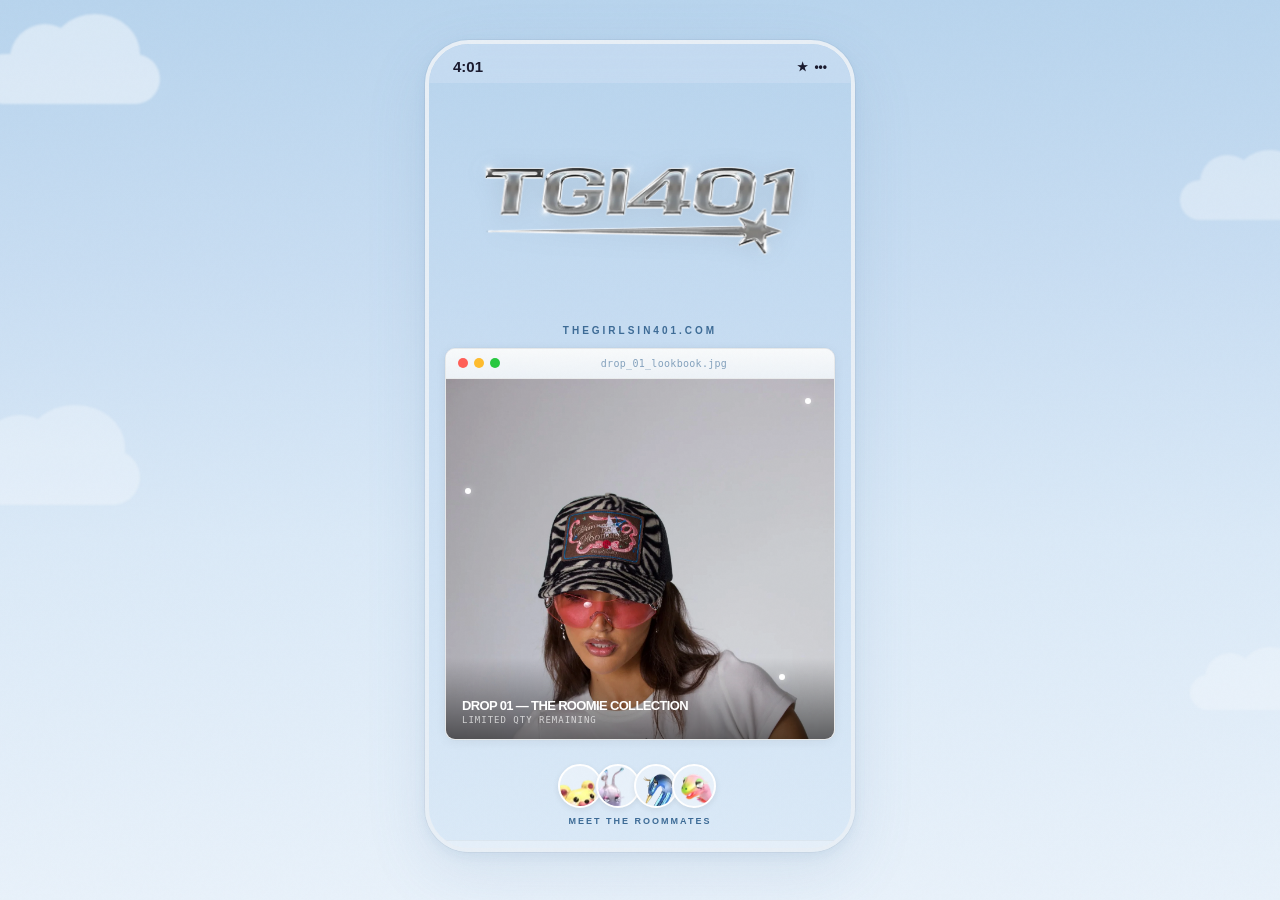
<file: index.html>
<!DOCTYPE html>
<html lang="en">
<head>
<meta charset="UTF-8">
<meta name="viewport" content="width=device-width, initial-scale=1.0, maximum-scale=1.0, user-scalable=no">
<title>TGI401 — The Girls in 401</title>
<meta name="description" content="Graphic tees & hats inspired by roommate culture. Drop 01 is live.">
<meta property="og:title" content="The Girls in 401 — Drop 01">
<meta property="og:description" content="Graphic tees & hats made by roommates. Limited qty.">
<meta property="og:image" content="https://401files.vercel.app/model2.webp">
<meta name="theme-color" content="#c8ddf2">
<link rel="icon" type="image/svg+xml" href="favicon.svg">
<link rel="canonical" href="https://401files.vercel.app/">
<meta property="og:image" content="https://401files.vercel.app/model2.webp">
<meta property="og:url" content="https://401files.vercel.app/">
<meta property="og:type" content="website">
<meta name="twitter:card" content="summary_large_image">
<meta name="twitter:title" content="The Girls in 401 — Drop 01">
<meta name="twitter:description" content="Graphic tees & hats made by roommates. Limited qty.">
<meta name="twitter:image" content="https://401files.vercel.app/model2.webp">
<style>
/* ============================================
   TGI401 — LIGHT MODE / CLOUD BLUE / iOS CORE
   Helvetica Neue LT Pro Bold, -5% kerning
   Mobile-first: 390px
   ============================================ */

@font-face {
  font-family: 'HelveticaNeueLTPro';
  src: local('Helvetica Neue LT Pro'), local('HelveticaNeueLTPro-Bd'), local('HelveticaNeue-Bold'), local('Helvetica Neue Bold'), local('Helvetica Neue');
  font-weight: 700;
  font-display: swap;
}

:root {
  --sky-top: #b8d4ed;
  --sky-mid: #c8ddf2;
  --sky-bottom: #dae9f7;
  --sky-wash: #e8f1fa;
  --white: #ffffff;
  --white-95: rgba(255,255,255,0.95);
  --white-90: rgba(255,255,255,0.92);
  --white-60: rgba(255,255,255,0.6);
  --white-30: rgba(255,255,255,0.3);

  --pink-hot: #e8457a;
  --pink-bg: rgba(232,69,122,0.08);
  --pink-glow: rgba(232,69,122,0.15);

  --chrome: #4a5568;
  --chrome-light: #3d6b96;
  --ink: #1a1a2e;

  --font-display: 'HelveticaNeueLTPro', 'Helvetica Neue', 'Helvetica', 'Arial', sans-serif;
  --font-body: 'Helvetica Neue', 'Helvetica', -apple-system, sans-serif;
  --font-mono: 'SF Mono', 'Menlo', 'Monaco', monospace;
  --kerning: -0.05em;
}

* { margin: 0; padding: 0; box-sizing: border-box; -webkit-tap-highlight-color: transparent; }
html { font-size: 16px; -webkit-text-size-adjust: 100%; }

body {
  font-family: var(--font-body);
  background: linear-gradient(180deg, var(--sky-top) 0%, var(--sky-mid) 30%, var(--sky-bottom) 60%, var(--sky-wash) 100%);
  background-attachment: fixed;
  color: var(--ink);
  min-height: 100dvh;
  overflow-x: hidden;
  -webkit-font-smoothing: antialiased;
}

/* ---- CLOUDS ---- */
.clouds {
  position: fixed; inset: 0;
  pointer-events: none; z-index: 0; overflow: hidden;
}
.cloud {
  position: absolute;
  background: var(--white);
  border-radius: 100px;
  opacity: 0.45;
  filter: blur(1px);
}
.cloud::before, .cloud::after {
  content: ''; position: absolute;
  background: var(--white); border-radius: 50%;
}
.cloud-1 { width: 180px; height: 50px; top: 6%; left: -20px; animation: drift 35s linear infinite; }
.cloud-1::before { width: 70px; height: 70px; top: -30px; left: 30px; }
.cloud-1::after { width: 90px; height: 80px; top: -40px; left: 70px; }
.cloud-2 { width: 140px; height: 40px; top: 20%; right: -40px; animation: drift-r 40s linear infinite; opacity: 0.35; }
.cloud-2::before { width: 55px; height: 55px; top: -25px; left: 20px; }
.cloud-2::after { width: 70px; height: 60px; top: -30px; left: 55px; }
.cloud-3 { width: 200px; height: 55px; top: 50%; left: -60px; animation: drift 50s linear infinite; animation-delay: -15s; opacity: 0.3; }
.cloud-3::before { width: 80px; height: 80px; top: -35px; left: 40px; }
.cloud-3::after { width: 100px; height: 85px; top: -45px; left: 85px; }
.cloud-4 { width: 120px; height: 35px; top: 75%; right: -30px; animation: drift-r 45s linear infinite; animation-delay: -8s; opacity: 0.25; }
.cloud-4::before { width: 50px; height: 50px; top: -22px; left: 15px; }
.cloud-4::after { width: 60px; height: 55px; top: -28px; left: 50px; }
@keyframes drift { from { transform: translateX(-100px); } to { transform: translateX(calc(100vw + 100px)); } }
@keyframes drift-r { from { transform: translateX(100px); } to { transform: translateX(calc(-100vw - 100px)); } }

/* ---- GRAIN ---- */
.grain {
  position: fixed; inset: 0; pointer-events: none; z-index: 9999;
  opacity: 0.018; mix-blend-mode: multiply;
  background-image: url("data:image/svg+xml,%3Csvg viewBox='0 0 256 256' xmlns='http://www.w3.org/2000/svg'%3E%3Cfilter id='n'%3E%3CfeTurbulence type='fractalNoise' baseFrequency='0.9' numOctaves='4' stitchTiles='stitch'/%3E%3C/filter%3E%3Crect width='100%25' height='100%25' filter='url(%23n)'/%3E%3C/svg%3E");
}

/* ---- PAGE ---- */
.page {
  position: relative; z-index: 1;
  max-width: 430px; margin: 0 auto;
  padding: 0 0 env(safe-area-inset-bottom, 20px);
}

/* ---- STATUS BAR ---- */
.status-bar {
  display: flex; justify-content: space-between; align-items: center;
  padding: 14px 24px 8px;
  font-family: var(--font-display); font-weight: 700;
  font-size: 15px; color: var(--ink);
  position: sticky; top: 0; z-index: 10;
  background: rgba(200,221,242,0.75);
  backdrop-filter: blur(20px); -webkit-backdrop-filter: blur(20px);
}
.status-icons { display: flex; gap: 6px; align-items: center; font-size: 12px; color: var(--ink); }

/* ---- LOGO — LARGE, NEAR FULL-WIDTH ---- */
.logo-section {
  text-align: center;
  padding: 16px 20px 0;
}
.logo-section img {
  width: 88%;
  max-width: 340px;
  height: auto;
  object-fit: contain;
  filter: drop-shadow(0 2px 12px rgba(0,0,0,0.08));
  margin-bottom: -2px;
}
.tagline {
  font-family: var(--font-display); font-weight: 700;
  font-size: 10px; letter-spacing: 3px;
  text-transform: uppercase; color: var(--chrome-light);
  margin-top: 0;
}

/* ---- HERO IMAGE — OS WINDOW ---- */
.os-window {
  border: 1px solid rgba(0,0,0,0.08);
  border-radius: 10px;
  overflow: hidden;
  background: var(--white-90);
  backdrop-filter: blur(12px); -webkit-backdrop-filter: blur(12px);
  box-shadow: 0 2px 12px rgba(0,0,0,0.06), 0 0 0 0.5px rgba(0,0,0,0.04);
}
.os-titlebar {
  display: flex; align-items: center; gap: 6px;
  padding: 9px 12px;
  background: linear-gradient(180deg, #f8fafb 0%, #edf2f7 100%);
  border-bottom: 1px solid rgba(0,0,0,0.06);
  font-family: var(--font-mono); font-size: 10px;
  color: var(--chrome-light); letter-spacing: 0.3px;
}
.os-dot { width: 10px; height: 10px; border-radius: 50%; }
.os-dot.red { background: #ff5f57; }
.os-dot.yellow { background: #febc2e; }
.os-dot.green { background: #28c840; }
.os-titlebar-text { flex: 1; text-align: center; opacity: 0.6; }

.hero-window { margin: 12px 16px; }
.hero-img-container { position: relative; }
.hero-img-container img {
  width: 100%; height: 360px;
  object-fit: cover; object-position: top center;
  display: block;
}
.hero-overlay {
  position: absolute; bottom: 0; left: 0; right: 0;
  padding: 40px 16px 14px;
  background: linear-gradient(transparent, rgba(0,0,0,0.55));
}
.hero-overlay-text {
  font-family: var(--font-display); font-weight: 700;
  font-size: 13px; color: #fff;
  letter-spacing: var(--kerning);
}
.hero-overlay-sub {
  font-family: var(--font-mono); font-size: 9px;
  color: rgba(255,255,255,0.7); letter-spacing: 1px;
  margin-top: 2px;
}

/* ---- SPARKLE ---- */
@keyframes sparkle {
  0%, 100% { opacity: 0.2; transform: scale(0.6); }
  50% { opacity: 0.8; transform: scale(1.3); }
}
.sparkle {
  position: absolute;
  width: 6px; height: 6px;
  background: #fff; border-radius: 50%;
  animation: sparkle 2.5s ease-in-out infinite;
  box-shadow: 0 0 6px rgba(255,255,255,0.6);
}

/* ---- ROOMMATES ---- */
.roommates-section { padding: 12px 20px 0; text-align: center; }
.roommates {
  display: flex; justify-content: center; gap: 0; margin-bottom: 4px;
}
.roommate-avatar {
  width: 44px; height: 44px;
  border-radius: 50%;
  border: 2.5px solid var(--white);
  object-fit: cover; object-position: center top;
  background: var(--sky-wash);
  margin-left: -6px;
  box-shadow: 0 2px 6px rgba(0,0,0,0.08);
}
.roommate-avatar:first-child { margin-left: 0; }
.roommates-label {
  font-family: var(--font-display); font-weight: 700;
  font-size: 9px; letter-spacing: 2px;
  text-transform: uppercase; color: var(--chrome-light);
}

/* ---- MARQUEE ---- */
.marquee {
  overflow: hidden; white-space: nowrap;
  padding: 12px 0; margin: 14px 0 20px;
  border-top: 1px solid rgba(0,0,0,0.04);
  border-bottom: 1px solid rgba(0,0,0,0.04);
  background: var(--white-30);
}
.marquee-track { display: inline-flex; animation: scroll 20s linear infinite; }
@keyframes scroll { from { transform: translateX(0); } to { transform: translateX(-50%); } }
.marquee-item {
  font-family: var(--font-display); font-weight: 700;
  font-size: 10px; letter-spacing: var(--kerning);
  color: var(--chrome-light);
  padding: 0 24px; display: flex; align-items: center; gap: 10px;
}
.marquee-star { color: var(--pink-hot); font-size: 8px; }

/* ---- SECTIONS ---- */
.section { padding: 0 16px; margin-bottom: 16px; }
.section-label {
  font-family: var(--font-display); font-weight: 700;
  font-size: 9px; letter-spacing: 2px;
  text-transform: uppercase; color: var(--chrome-light);
  margin-bottom: 10px; display: flex; align-items: center; gap: 8px;
}
.section-label::after { content: ''; flex: 1; height: 1px; background: rgba(0,0,0,0.06); }

/* ---- PRODUCTS — OS WINDOW ---- */
.shop-window-body { padding: 14px; }
.shop-header {
  font-family: var(--font-mono); font-size: 9px;
  color: var(--chrome-light); letter-spacing: 1px;
  text-align: center; margin-bottom: 12px;
}
.products-grid { display: grid; grid-template-columns: 1fr 1fr; gap: 12px; }
.product-cell { text-align: center; }
.product-cell img {
  width: 100%; aspect-ratio: 1;
  object-fit: cover; border-radius: 10px;
  border: 1px solid rgba(0,0,0,0.06);
  margin-bottom: 8px; background: var(--sky-wash);
}
.product-name {
  font-family: var(--font-display); font-weight: 700;
  font-size: 12px; letter-spacing: var(--kerning); color: var(--ink);
}
.product-price {
  font-family: var(--font-mono); font-size: 11px; color: var(--chrome);
}
.product-tag {
  display: inline-flex; align-items: center; gap: 3px;
  font-family: var(--font-display); font-weight: 700;
  font-size: 8px; letter-spacing: 0.5px;
  color: var(--pink-hot); background: var(--pink-bg);
  padding: 2px 7px; border-radius: 4px; margin-top: 4px;
}
.shop-btn {
  display: block; width: 100%; padding: 13px;
  border: none; border-radius: 8px;
  background: var(--ink); color: var(--white);
  font-family: var(--font-display); font-weight: 700;
  font-size: 13px; letter-spacing: var(--kerning);
  cursor: pointer; text-align: center; text-decoration: none;
  margin-top: 14px; transition: opacity 0.15s;
}
.shop-btn:active { opacity: 0.85; }

/* ---- EMAIL CAPTURE — OS ALERT ---- */
.os-alert {
  border-radius: 14px;
  background: var(--white-95);
  backdrop-filter: blur(16px); -webkit-backdrop-filter: blur(16px);
  box-shadow: 0 4px 20px rgba(0,0,0,0.06);
  overflow: hidden;
  border: 1px solid rgba(0,0,0,0.06);
}
.os-alert-body { padding: 20px 20px 4px; text-align: center; }
.os-alert-icon {
  width: 44px; height: 44px;
  border-radius: 10px;
  background: linear-gradient(135deg, #fce4ec 0%, #f8bbd0 100%);
  display: flex; align-items: center; justify-content: center;
  margin: 0 auto 8px;
}
.os-alert-icon svg {
  width: 22px; height: 22px;
  stroke: var(--pink-hot); fill: none;
  stroke-width: 2; stroke-linecap: round; stroke-linejoin: round;
}
.os-alert-title {
  font-family: var(--font-display); font-weight: 700;
  font-size: 16px; letter-spacing: var(--kerning);
  color: var(--ink); margin-bottom: 4px;
}
.os-alert-text {
  font-family: var(--font-body); font-size: 12px;
  color: var(--chrome); line-height: 1.6;
}
.os-alert-form { padding: 12px 20px 20px; }
.os-input {
  width: 100%; padding: 11px 14px;
  border: 1px solid rgba(0,0,0,0.1); border-radius: 8px;
  background: var(--white); color: var(--ink);
  font-family: var(--font-body); font-size: 13px;
  outline: none; margin-bottom: 8px; -webkit-appearance: none;
}
.os-input::placeholder { color: #aab5c0; }
.os-input:focus { border-color: var(--pink-hot); box-shadow: 0 0 0 3px var(--pink-glow); }
.os-btn-pink {
  display: block; width: 100%; padding: 13px;
  border: none; border-radius: 8px;
  background: linear-gradient(135deg, #ff69b4 0%, #d4537e 100%);
  color: #fff;
  font-family: var(--font-display); font-weight: 700;
  font-size: 13px; letter-spacing: var(--kerning);
  cursor: pointer; text-align: center; transition: opacity 0.15s;
}
.os-btn-pink:active { opacity: 0.9; }
.os-alert-fine {
  font-family: var(--font-mono); font-size: 9px;
  color: #a0b5cc; text-align: center; margin-top: 10px;
}

/* ---- SOCIAL LINKS ---- */
.link-stack { display: flex; flex-direction: column; gap: 8px; }
.link-row {
  display: flex; align-items: center; gap: 10px;
  padding: 12px 14px;
  border: 1px solid rgba(0,0,0,0.06);
  border-radius: 10px; background: var(--white-60);
  font-family: var(--font-display); font-weight: 700;
  font-size: 13px; letter-spacing: var(--kerning);
  color: var(--ink); cursor: pointer;
  transition: background 0.2s, border-color 0.2s, transform 0.15s;
  text-decoration: none;
}
.link-row:active { transform: scale(0.98); }
@media (hover: hover) {
  .link-row:hover { background: var(--white-90); border-color: rgba(0,0,0,0.12); }
}
.link-icon {
  width: 34px; height: 34px;
  border-radius: 8px; display: flex;
  align-items: center; justify-content: center;
  flex-shrink: 0;
}
.link-icon svg { width: 16px; height: 16px; fill: currentColor; }
.link-icon.ig {
  background: linear-gradient(135deg, #f09433, #e6683c, #dc2743, #cc2366, #bc1888);
  color: #fff;
}
.link-icon.tt { background: #000; color: #fff; }
.link-icon.home {
  background: var(--pink-bg); color: var(--pink-hot);
  border: 1px solid rgba(232,69,122,0.1);
}
.link-icon.home svg { fill: none; stroke: currentColor; stroke-width: 2; stroke-linecap: round; stroke-linejoin: round; }
.link-text { flex: 1; }
.link-handle {
  font-family: var(--font-mono); font-size: 9px;
  color: var(--chrome-light); font-weight: 400;
  letter-spacing: 0;
}
.link-arrow { color: var(--chrome-light); font-size: 18px; }

/* ---- FOOTER ---- */
.footer { text-align: center; padding: 24px 20px 20px; }
.footer-text {
  font-family: var(--font-mono); font-size: 9px;
  letter-spacing: 2px; color: #a0b5cc;
}

/* ---- SKIP LINK ---- */
.skip-link {
  position: absolute; top: -100%; left: 50%;
  transform: translateX(-50%);
  padding: 8px 16px; border-radius: 6px;
  background: var(--ink); color: var(--white);
  font-family: var(--font-display); font-weight: 700;
  font-size: 13px; letter-spacing: var(--kerning);
  z-index: 100; text-decoration: none;
}
.skip-link:focus { top: 8px; }

/* ---- FOCUS STATES ---- */
:focus-visible {
  outline: 2px solid var(--pink-hot);
  outline-offset: 2px;
}
.link-row:focus-visible {
  outline: 2px solid var(--pink-hot);
  outline-offset: 2px;
  background: var(--white-90);
  border-color: rgba(0,0,0,0.12);
}
.shop-btn:focus-visible, .os-btn-pink:focus-visible {
  outline: 2px solid var(--white);
  outline-offset: 2px;
}
.os-input:focus-visible {
  outline: none;
  border-color: var(--pink-hot);
  box-shadow: 0 0 0 3px var(--pink-glow);
}

/* ---- SR ONLY ---- */
.sr-only {
  position: absolute; width: 1px; height: 1px;
  padding: 0; margin: -1px; overflow: hidden;
  clip: rect(0,0,0,0); white-space: nowrap; border: 0;
}

/* ---- ANIMATIONS ---- */
@keyframes fadeUp {
  from { opacity: 0; transform: translateY(14px); }
  to { opacity: 1; transform: translateY(0); }
}
.fade-in { animation: fadeUp 0.5s ease-out forwards; opacity: 0; }
.d1 { animation-delay: 0.1s; }
.d2 { animation-delay: 0.15s; }
.d3 { animation-delay: 0.25s; }
.d4 { animation-delay: 0.35s; }
.d5 { animation-delay: 0.45s; }
.d6 { animation-delay: 0.55s; }

@media (prefers-reduced-motion: reduce) {
  *, *::before, *::after {
    animation-duration: 0.01ms !important;
    animation-iteration-count: 1 !important;
    transition-duration: 0.01ms !important;
  }
}

/* ---- DESKTOP PREVIEW ---- */
@media (min-width: 500px) {
  body {
    display: flex; align-items: flex-start; justify-content: center;
    padding: 40px 20px; min-height: 100vh;
  }
  .page {
    border: 4px solid #e8eff6;
    border-radius: 44px; overflow: hidden;
    background: linear-gradient(180deg, var(--sky-top), var(--sky-mid) 40%, var(--sky-bottom));
    box-shadow: 0 0 0 1px rgba(0,0,0,0.04), 0 4px 12px rgba(100,140,180,0.12), 0 20px 60px rgba(100,140,180,0.15);
    max-height: 812px; overflow-y: auto;
    -ms-overflow-style: none; scrollbar-width: none;
  }
  .page::-webkit-scrollbar { display: none; }
}
</style>
</head>
<body>

<div class="clouds">
  <div class="cloud cloud-1"></div>
  <div class="cloud cloud-2"></div>
  <div class="cloud cloud-3"></div>
  <div class="cloud cloud-4"></div>
</div>
<div class="grain"></div>

<div class="page">

  <a class="skip-link" href="#main">Skip to content</a>

  <!-- Status bar (decorative) -->
  <div class="status-bar" aria-hidden="true">
    <span>4:01</span>
    <div class="status-icons">
      <span>&#9733;</span>
      <span>&bull;&bull;&bull;</span>
    </div>
  </div>

  <main id="main">

  <!-- Logo — LARGE -->
  <div class="logo-section fade-in d1">
    <picture>
      <source srcset="logo-chrome.webp" type="image/webp">
      <img src="logo-chrome-sm.png" alt="The Girls in 401 — TGI401 logo" width="340" height="auto">
    </picture>
    <div class="tagline">thegirlsin401.com</div>
  </div>

  <!-- Hero — OS Window with model image + overlay text -->
  <div class="hero-window fade-in d2" style="position:relative;">
    <div class="os-window">
      <div class="os-titlebar" aria-hidden="true">
        <span class="os-dot red"></span>
        <span class="os-dot yellow"></span>
        <span class="os-dot green"></span>
        <span class="os-titlebar-text">drop_01_lookbook.jpg</span>
      </div>
      <div class="hero-img-container">
        <picture>
          <source srcset="model2.webp" type="image/webp">
          <img src="model2.jpeg" alt="Two models wearing The Roomie Tee from Drop 01, shot against a blue sky backdrop" width="398" height="360" loading="eager">
        </picture>
        <div class="hero-overlay">
          <div class="hero-overlay-text">DROP 01 — THE ROOMIE COLLECTION</div>
          <div class="hero-overlay-sub">LIMITED QTY REMAINING</div>
        </div>
      </div>
    </div>
    <div class="sparkle" style="top:50px;right:24px;animation-delay:0s;" aria-hidden="true"></div>
    <div class="sparkle" style="top:140px;left:20px;animation-delay:0.8s;" aria-hidden="true"></div>
    <div class="sparkle" style="bottom:60px;right:50px;animation-delay:1.5s;" aria-hidden="true"></div>
  </div>

  <!-- Roommates -->
  <div class="roommates-section fade-in d2">
    <div class="roommates">
      <picture><source srcset="bear.webp" type="image/webp"><img src="bear-sm.png" class="roommate-avatar" alt="Bear mascot" width="44" height="44" loading="lazy"></picture>
      <picture><source srcset="snail.webp" type="image/webp"><img src="snail-sm.png" class="roommate-avatar" alt="Snail mascot" width="44" height="44" loading="lazy"></picture>
      <picture><source srcset="flamingo.webp" type="image/webp"><img src="flamingo-sm.png" class="roommate-avatar" alt="Flamingo mascot" width="44" height="44" loading="lazy"></picture>
      <picture><source srcset="turtle.webp" type="image/webp"><img src="turtle-sm.png" class="roommate-avatar" alt="Turtle mascot" width="44" height="44" loading="lazy"></picture>
    </div>
    <div class="roommates-label">meet the roommates</div>
  </div>

  <!-- Marquee -->
  <div class="marquee fade-in d3" aria-hidden="true">
    <div class="marquee-track">
      <span class="marquee-item"><span class="marquee-star">&#9733;</span> WANNA BE ROOMIES?</span>
      <span class="marquee-item"><span class="marquee-star">&#9733;</span> DROP 01 IS LIVE</span>
      <span class="marquee-item"><span class="marquee-star">&#9733;</span> LIMITED QTY</span>
      <span class="marquee-item"><span class="marquee-star">&#9733;</span> THE GIRLS IN 401</span>
      <span class="marquee-item"><span class="marquee-star">&#9733;</span> WANNA BE ROOMIES?</span>
      <span class="marquee-item"><span class="marquee-star">&#9733;</span> DROP 01 IS LIVE</span>
      <span class="marquee-item"><span class="marquee-star">&#9733;</span> LIMITED QTY</span>
      <span class="marquee-item"><span class="marquee-star">&#9733;</span> THE GIRLS IN 401</span>
    </div>
  </div>

  <!-- Products — OS Window -->
  <section class="section fade-in d3" aria-label="Shop">
    <div class="os-window">
      <div class="os-titlebar" aria-hidden="true">
        <span class="os-dot red"></span>
        <span class="os-dot yellow"></span>
        <span class="os-dot green"></span>
        <span class="os-titlebar-text">the_shop.exe</span>
      </div>
      <div class="shop-window-body">
        <div class="shop-header">SHOP DROP 01 — LIMITED QTY REMAINING</div>
        <div class="products-grid">
          <div class="product-cell">
            <picture>
              <source srcset="shirt-gradient.webp" type="image/webp">
              <img src="shirt-gradient-sm.png" alt="The Roomie Tee — white graphic t-shirt with TGI401 print" width="300" height="300" loading="lazy">
            </picture>
            <div class="product-name">The Roomie Tee</div>
            <div class="product-price">$45</div>
            <div class="product-tag">
              <svg width="7" height="7" viewBox="0 0 24 24" fill="currentColor" aria-hidden="true"><polygon points="12 2 15.09 8.26 22 9.27 17 14.14 18.18 21.02 12 17.77 5.82 21.02 7 14.14 2 9.27 8.91 8.26 12 2"/></svg>
              LIMITED
            </div>
          </div>
          <div class="product-cell">
            <picture>
              <source srcset="hat-gradient.webp" type="image/webp">
              <img src="hat-gradient-sm.png" alt="The Roomie Hat — structured cap with TGI401 embroidery" width="300" height="300" loading="lazy">
            </picture>
            <div class="product-name">The Roomie Hat</div>
            <div class="product-price">$55</div>
            <div class="product-tag">
              <svg width="7" height="7" viewBox="0 0 24 24" fill="currentColor" aria-hidden="true"><polygon points="12 2 15.09 8.26 22 9.27 17 14.14 18.18 21.02 12 17.77 5.82 21.02 7 14.14 2 9.27 8.91 8.26 12 2"/></svg>
              LIMITED
            </div>
          </div>
        </div>
        <a href="https://thegirlsin401.com/shop" class="shop-btn" id="shop-all-btn">SHOP ALL</a>
      </div>
    </div>
  </section>

  <!-- Email capture — OS Alert dialog -->
  <section class="section fade-in d4" aria-label="Email signup">
    <div class="os-alert" role="region" aria-label="Get early access to Drop 02">
      <div class="os-alert-body">
        <div class="os-alert-icon" aria-hidden="true">
          <svg viewBox="0 0 24 24"><path d="M4 4h16c1.1 0 2 .9 2 2v12c0 1.1-.9 2-2 2H4c-1.1 0-2-.9-2-2V6c0-1.1.9-2 2-2z"/><polyline points="22,6 12,13 2,6"/></svg>
        </div>
        <div class="os-alert-title">1 new request</div>
        <div class="os-alert-text">
          the girls in 401 want to send you a message.<br>
          &ldquo;get early access to drop 02?&rdquo;
        </div>
      </div>
      <form class="os-alert-form" id="capture-form" onsubmit="return handleCapture(event)">
        <label for="email-input" class="sr-only">Email address</label>
        <input type="email" id="email-input" class="os-input" placeholder="your email" required autocomplete="email" inputmode="email">
        <button type="submit" class="os-btn-pink">ACCEPT</button>
        <div class="os-alert-fine">we only text when it matters. promise.</div>
      </form>
    </div>
  </section>

  <!-- Social Links -->
  <nav class="section fade-in d5" aria-label="Social links">
    <div class="link-stack">
      <a class="link-row" href="https://instagram.com/haileebobailee" target="_blank" rel="noopener">
        <div class="link-icon ig" aria-hidden="true">
          <svg viewBox="0 0 24 24"><path d="M12 2.163c3.204 0 3.584.012 4.85.07 3.252.148 4.771 1.691 4.919 4.919.058 1.265.069 1.645.069 4.849 0 3.205-.012 3.584-.069 4.849-.149 3.225-1.664 4.771-4.919 4.919-1.266.058-1.644.07-4.85.07-3.204 0-3.584-.012-4.849-.07-3.26-.149-4.771-1.699-4.919-4.92-.058-1.265-.07-1.644-.07-4.849 0-3.204.013-3.583.07-4.849.149-3.227 1.664-4.771 4.919-4.919 1.266-.057 1.645-.069 4.849-.069zM12 0C8.741 0 8.333.014 7.053.072 2.695.272.273 2.69.073 7.052.014 8.333 0 8.741 0 12c0 3.259.014 3.668.072 4.948.2 4.358 2.618 6.78 6.98 6.98C8.333 23.986 8.741 24 12 24c3.259 0 3.668-.014 4.948-.072 4.354-.2 6.782-2.618 6.979-6.98.059-1.28.073-1.689.073-4.948 0-3.259-.014-3.667-.072-4.947-.196-4.354-2.617-6.78-6.979-6.98C15.668.014 15.259 0 12 0zm0 5.838a6.162 6.162 0 100 12.324 6.162 6.162 0 000-12.324zM12 16a4 4 0 110-8 4 4 0 010 8zm6.406-11.845a1.44 1.44 0 100 2.881 1.44 1.44 0 000-2.881z"/></svg>
        </div>
        <div class="link-text">
          <span>Stalk us on Instagram</span>
          <div class="link-handle">@haileebobailee</div>
        </div>
        <span class="link-arrow" aria-hidden="true">&rsaquo;</span>
      </a>
      <a class="link-row" href="https://tiktok.com/@haileebobailee" target="_blank" rel="noopener">
        <div class="link-icon tt" aria-hidden="true">
          <svg viewBox="0 0 24 24"><path d="M19.59 6.69a4.83 4.83 0 01-3.77-4.25V2h-3.45v13.67a2.89 2.89 0 01-2.88 2.5 2.89 2.89 0 01-2.89-2.89 2.89 2.89 0 012.89-2.89c.28 0 .54.04.79.1v-3.5a6.37 6.37 0 00-.79-.05A6.34 6.34 0 003.15 15.2a6.34 6.34 0 0010.86 4.48V13.2a8.2 8.2 0 005.58 2.17V12a4.83 4.83 0 01-3.58-1.69V6.69h3.58z"/></svg>
        </div>
        <div class="link-text">
          <span>TikTok</span>
          <div class="link-handle">@haileebobailee</div>
        </div>
        <span class="link-arrow" aria-hidden="true">&rsaquo;</span>
      </a>
      <a class="link-row" href="https://thegirlsin401.com" target="_blank" rel="noopener">
        <div class="link-icon home" aria-hidden="true">
          <svg viewBox="0 0 24 24"><path d="M3 9l9-7 9 7v11a2 2 0 01-2 2H5a2 2 0 01-2-2z"/><polyline points="9 22 9 12 15 12 15 22"/></svg>
        </div>
        <div class="link-text">
          <span>Enter apartment 401</span>
          <div class="link-handle">thegirlsin401.com</div>
        </div>
        <span class="link-arrow" aria-hidden="true">&rsaquo;</span>
      </a>
    </div>
  </nav>

  </main>

  <!-- Footer -->
  <footer class="footer fade-in d6">
    <div class="footer-text">&copy; THE GIRLS IN 401</div>
  </footer>

</div>

<script>
function handleCapture(e) {
  e.preventDefault();
  var btn = e.target.querySelector('button');
  var input = e.target.querySelector('input');
  btn.textContent = "YOU'RE IN";
  btn.style.background = '#28c840';
  input.disabled = true; btn.disabled = true;
  setTimeout(function() {
    btn.textContent = 'ACCEPT'; btn.style.background = '';
    input.disabled = false; btn.disabled = false; input.value = '';
  }, 3000);
}
// Shop All links to thegirlsin401.com/shop — update when Stripe checkout is live
</script>

</body>
</html>
</file>
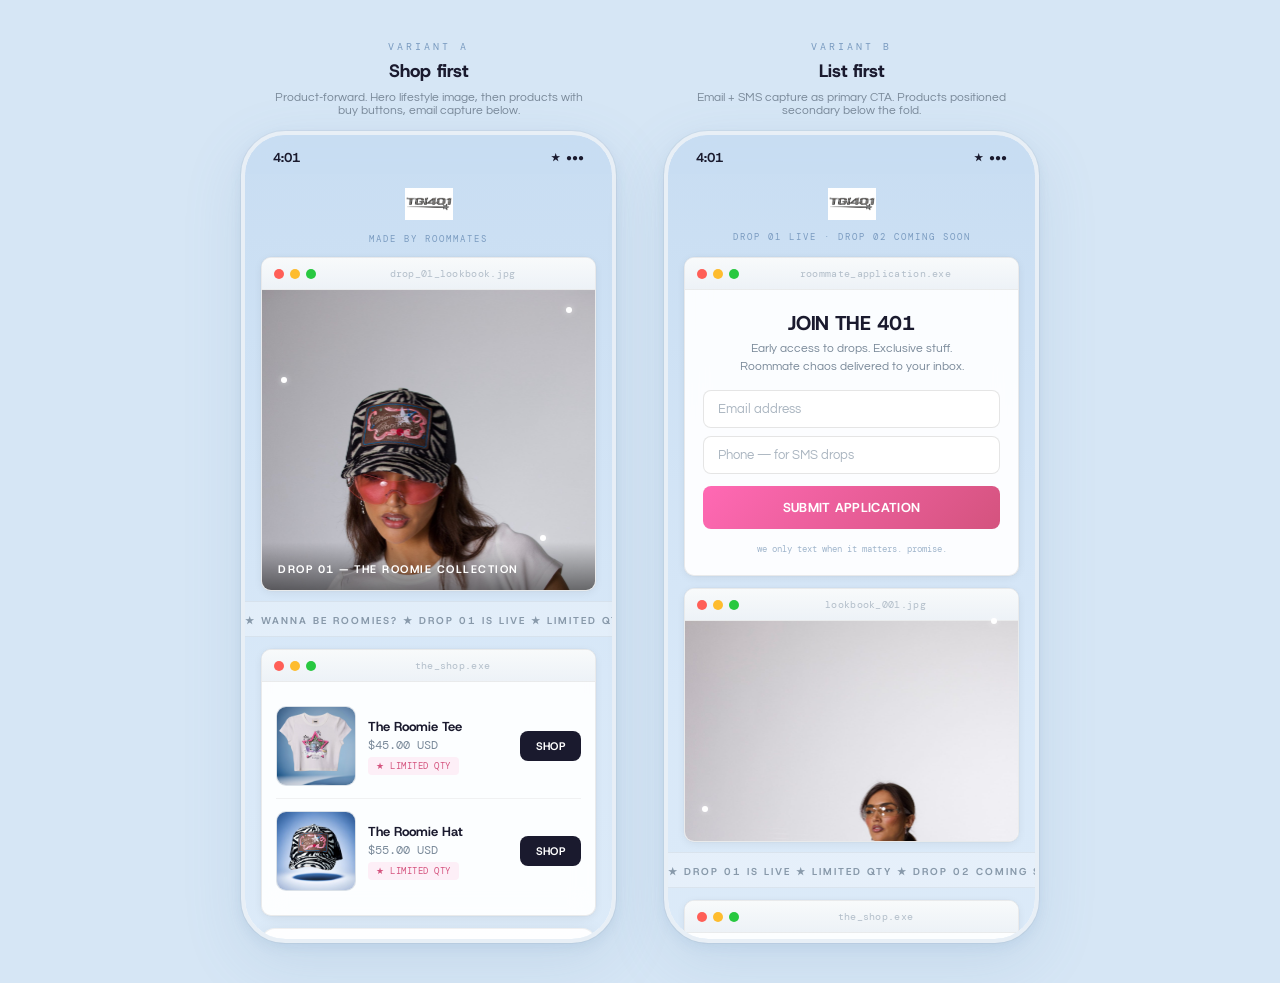
<file: 401-landing-ab-test.html>
<!DOCTYPE html>
<html lang="en">
<head>
<meta charset="UTF-8">
<meta name="viewport" content="width=device-width, initial-scale=1.0">
<title>TGI401 — Mobile Landing A/B Test</title>
<link rel="preconnect" href="https://fonts.googleapis.com">
<link href="https://fonts.googleapis.com/css2?family=Host+Grotesk:wght@400;500;600;700;800&family=Questrial&family=DM+Mono:wght@300;400;500&display=swap" rel="stylesheet">
<style>
* { margin: 0; padding: 0; box-sizing: border-box; }

body {
  font-family: 'Questrial', sans-serif;
  background: #d6e6f5;
  color: #1a1a2e;
  min-height: 100vh;
}

.desktop-wrapper {
  display: flex;
  gap: 48px;
  justify-content: center;
  align-items: flex-start;
  padding: 40px 24px;
  flex-wrap: wrap;
  min-height: 100vh;
}

.variant-col {
  display: flex;
  flex-direction: column;
  align-items: center;
  gap: 14px;
}

.variant-label {
  font-family: 'DM Mono', monospace;
  font-size: 10px;
  letter-spacing: 3px;
  text-transform: uppercase;
  color: #7a9bc0;
}

.variant-name {
  font-family: 'Host Grotesk', sans-serif;
  font-size: 18px;
  font-weight: 800;
  color: #1a1a2e;
  margin-top: -8px;
}

.variant-desc {
  font-family: 'Questrial', sans-serif;
  font-size: 12px;
  color: #7a8a9a;
  max-width: 320px;
  text-align: center;
  margin-top: -6px;
}

/* Phone frame */
.phone-frame {
  width: 375px;
  height: 812px;
  border-radius: 44px;
  border: 4px solid #e8eff6;
  background: #f0f5fb;
  overflow: hidden;
  position: relative;
  box-shadow:
    0 0 0 1px rgba(0,0,0,0.04),
    0 4px 12px rgba(100,140,180,0.12),
    0 20px 60px rgba(100,140,180,0.15);
}

.phone-screen {
  width: 100%;
  height: 100%;
  overflow-y: auto;
  overflow-x: hidden;
  border-radius: 40px;
  position: relative;
  -ms-overflow-style: none;
  scrollbar-width: none;
}
.phone-screen::-webkit-scrollbar { display: none; }

/* Page background — matches product photo blue */
.page-bg {
  background: linear-gradient(180deg, #c8ddf2 0%, #d8e8f8 40%, #e4eff9 100%);
  min-height: 100%;
}

/* Status bar */
.status-bar {
  display: flex;
  justify-content: space-between;
  align-items: center;
  padding: 14px 28px 8px;
  font-family: 'Host Grotesk', sans-serif;
  font-size: 13px;
  font-weight: 700;
  color: #1a1a2e;
  position: sticky;
  top: 0;
  z-index: 10;
  background: rgba(200,221,242,0.85);
  backdrop-filter: blur(20px);
  -webkit-backdrop-filter: blur(20px);
}

/* OS Window — light mode */
.os-window {
  border: 1px solid rgba(0,0,0,0.08);
  border-radius: 10px;
  overflow: hidden;
  background: rgba(255,255,255,0.92);
  backdrop-filter: blur(12px);
  box-shadow: 0 2px 8px rgba(0,0,0,0.06), 0 0 0 0.5px rgba(0,0,0,0.04);
}
.os-titlebar {
  display: flex;
  align-items: center;
  gap: 6px;
  padding: 9px 12px;
  background: linear-gradient(180deg, #f8fafb 0%, #edf2f7 100%);
  border-bottom: 1px solid rgba(0,0,0,0.06);
  font-family: 'DM Mono', monospace;
  font-size: 10px;
  color: #8899aa;
  letter-spacing: 0.3px;
}
.os-dot { width: 10px; height: 10px; border-radius: 50%; }
.os-dot.red { background: #ff5f57; }
.os-dot.yellow { background: #febc2e; }
.os-dot.green { background: #28c840; }
.os-titlebar-text {
  flex: 1;
  text-align: center;
  font-size: 10px;
  opacity: 0.6;
}

/* Buttons */
.os-btn {
  display: block;
  width: 100%;
  padding: 13px 16px;
  border: none;
  border-radius: 8px;
  font-family: 'Host Grotesk', sans-serif;
  font-size: 13px;
  font-weight: 700;
  cursor: pointer;
  text-align: center;
  text-decoration: none;
  transition: all 0.15s;
  letter-spacing: 0.3px;
}
.os-btn-primary {
  background: #1a1a2e;
  color: #fff;
}
.os-btn-primary:hover { background: #2a2a3e; }

.os-btn-pink {
  background: linear-gradient(135deg, #ff69b4 0%, #d4537e 100%);
  color: #fff;
}
.os-btn-pink:hover { opacity: 0.9; }

.os-btn-blue {
  background: linear-gradient(135deg, #5b9bd5 0%, #3a7cc0 100%);
  color: #fff;
}

.os-btn-ghost {
  background: transparent;
  color: #7a8a9a;
  border: 1px solid rgba(0,0,0,0.1);
}
.os-btn-ghost:hover { border-color: rgba(0,0,0,0.2); color: #1a1a2e; }

.os-btn-sm {
  display: inline-block;
  width: auto;
  padding: 8px 16px;
  font-size: 11px;
  font-weight: 700;
}

/* Inputs */
.os-input {
  width: 100%;
  padding: 11px 14px;
  border: 1px solid rgba(0,0,0,0.1);
  border-radius: 8px;
  background: #fff;
  color: #1a1a2e;
  font-family: 'Questrial', sans-serif;
  font-size: 13px;
  outline: none;
  margin-bottom: 8px;
}
.os-input::placeholder { color: #aab5c0; }
.os-input:focus { border-color: #5b9bd5; box-shadow: 0 0 0 3px rgba(91,155,213,0.15); }

/* Product cards */
.product-row {
  display: flex;
  gap: 12px;
  align-items: center;
  padding: 12px 0;
  border-bottom: 1px solid rgba(0,0,0,0.05);
}
.product-row:last-child { border-bottom: none; }
.product-thumb {
  width: 80px; height: 80px;
  border-radius: 10px;
  object-fit: cover;
  border: 1px solid rgba(0,0,0,0.06);
  flex-shrink: 0;
  background: #e8eff6;
}
.product-info { flex: 1; }
.product-name {
  font-family: 'Host Grotesk', sans-serif;
  font-size: 13px;
  font-weight: 700;
  color: #1a1a2e;
  margin-bottom: 2px;
}
.product-price {
  font-family: 'DM Mono', monospace;
  font-size: 12px;
  color: #7a8a9a;
}
.product-tag {
  display: inline-block;
  font-family: 'DM Mono', monospace;
  font-size: 9px;
  padding: 3px 8px;
  border-radius: 4px;
  background: rgba(255,105,180,0.1);
  color: #d4537e;
  margin-top: 4px;
  letter-spacing: 0.5px;
}

/* Link rows */
.link-row {
  display: flex;
  align-items: center;
  gap: 10px;
  padding: 12px 14px;
  border: 1px solid rgba(0,0,0,0.06);
  border-radius: 10px;
  margin-bottom: 8px;
  font-family: 'Questrial', sans-serif;
  font-size: 13px;
  color: #1a1a2e;
  cursor: pointer;
  transition: all 0.2s;
  text-decoration: none;
  background: rgba(255,255,255,0.6);
}
.link-row:hover { background: rgba(255,255,255,0.9); border-color: rgba(0,0,0,0.12); }
.link-icon {
  width: 34px; height: 34px;
  border-radius: 8px;
  background: #edf2f7;
  border: 1px solid rgba(0,0,0,0.04);
  display: flex;
  align-items: center;
  justify-content: center;
  font-size: 15px;
  flex-shrink: 0;
}

/* Marquee */
@keyframes marquee {
  from { transform: translateX(0); }
  to { transform: translateX(-50%); }
}
.marquee-wrap {
  overflow: hidden;
  white-space: nowrap;
  padding: 9px 0;
  border-top: 1px solid rgba(0,0,0,0.05);
  border-bottom: 1px solid rgba(0,0,0,0.05);
  background: rgba(255,255,255,0.3);
}
.marquee-inner {
  display: inline-block;
  animation: marquee 18s linear infinite;
  font-family: 'Host Grotesk', sans-serif;
  font-size: 10px;
  font-weight: 700;
  color: #8899aa;
  letter-spacing: 2px;
}

/* Sparkle */
@keyframes sparkle {
  0%, 100% { opacity: 0.2; transform: scale(0.6); }
  50% { opacity: 0.8; transform: scale(1.3); }
}
.sparkle {
  position: absolute;
  width: 6px; height: 6px;
  background: #fff;
  border-radius: 50%;
  animation: sparkle 2.5s ease-in-out infinite;
  box-shadow: 0 0 6px rgba(255,255,255,0.6);
}

/* Fade-in */
@keyframes fadeUp {
  from { opacity: 0; transform: translateY(14px); }
  to { opacity: 1; transform: translateY(0); }
}
.fade-in { animation: fadeUp 0.5s ease-out forwards; opacity: 0; }
.d1 { animation-delay: 0.1s; }
.d2 { animation-delay: 0.2s; }
.d3 { animation-delay: 0.3s; }
.d4 { animation-delay: 0.4s; }
.d5 { animation-delay: 0.5s; }
.d6 { animation-delay: 0.6s; }

/* Alert dialog */
.os-alert {
  border-radius: 14px;
  background: rgba(255,255,255,0.95);
  box-shadow: 0 4px 20px rgba(0,0,0,0.08);
  overflow: hidden;
  border: 1px solid rgba(0,0,0,0.06);
}
.os-alert-icon {
  width: 44px; height: 44px;
  border-radius: 10px;
  background: linear-gradient(135deg, #fce4ec 0%, #f8bbd0 100%);
  display: flex;
  align-items: center;
  justify-content: center;
  font-size: 20px;
  margin: 0 auto 8px;
}
.os-alert-title {
  font-family: 'Host Grotesk', sans-serif;
  font-size: 15px;
  font-weight: 800;
  color: #1a1a2e;
  text-align: center;
  margin-bottom: 4px;
}
.os-alert-body {
  font-family: 'Questrial', sans-serif;
  font-size: 12px;
  color: #7a8a9a;
  text-align: center;
  line-height: 1.6;
}

/* Hero image overlay text */
.hero-overlay {
  position: absolute;
  bottom: 0;
  left: 0;
  right: 0;
  padding: 20px 16px 14px;
  background: linear-gradient(transparent, rgba(0,0,0,0.5));
}
.hero-overlay-text {
  font-family: 'Host Grotesk', sans-serif;
  font-size: 11px;
  font-weight: 700;
  color: #fff;
  letter-spacing: 1.5px;
}
</style>
</head>
<body>

<div class="desktop-wrapper">

<!-- ========== VARIANT A: SHOP FIRST ========== -->
<div class="variant-col">
  <span class="variant-label">Variant A</span>
  <span class="variant-name">Shop first</span>
  <span class="variant-desc">Product-forward. Hero lifestyle image, then products with buy buttons, email capture below.</span>

  <div class="phone-frame">
    <div class="phone-screen">
      <div class="page-bg">

        <div class="status-bar">
          <span>4:01</span>
          <div style="display:flex;gap:6px;align-items:center;">
            <span style="font-size:10px;">★</span>
            <span style="font-size:10px;">●●●</span>
          </div>
        </div>

        <!-- Logo -->
        <div class="fade-in d1" style="text-align:center;padding:14px 0 6px;">
          <img src="logo.png" alt="TGI401" style="height:32px;object-fit:contain;filter:invert(1);">
        </div>
        <div class="fade-in d1" style="text-align:center;padding:0 0 12px;">
          <span style="font-family:'DM Mono',monospace;font-size:9px;color:#7a9bc0;letter-spacing:2px;">MADE BY ROOMMATES</span>
        </div>

        <!-- Hero image in OS window -->
        <div class="fade-in d2" style="position:relative;margin:0 16px 10px;">
          <div class="os-window">
            <div class="os-titlebar">
              <span class="os-dot red"></span>
              <span class="os-dot yellow"></span>
              <span class="os-dot green"></span>
              <span class="os-titlebar-text">drop_01_lookbook.jpg</span>
            </div>
            <div style="position:relative;">
              <img src="model2.jpeg" style="width:100%;height:300px;object-fit:cover;object-position:top center;display:block;">
              <div class="hero-overlay">
                <div class="hero-overlay-text">DROP 01 — THE ROOMIE COLLECTION</div>
              </div>
            </div>
          </div>
          <div class="sparkle" style="top:50px;right:24px;animation-delay:0s;"></div>
          <div class="sparkle" style="top:120px;left:20px;animation-delay:0.8s;"></div>
          <div class="sparkle" style="bottom:50px;right:50px;animation-delay:1.5s;"></div>
        </div>

        <!-- Marquee -->
        <div class="fade-in d2 marquee-wrap">
          <div class="marquee-inner">
            ★ WANNA BE ROOMIES? ★ DROP 01 IS LIVE ★ LIMITED QTY ★ THE GIRLS IN 401 ★ WANNA BE ROOMIES? ★ DROP 01 IS LIVE ★ LIMITED QTY ★ THE GIRLS IN 401 ★
          </div>
        </div>

        <!-- Product window -->
        <div class="fade-in d3" style="margin:12px 16px;">
          <div class="os-window">
            <div class="os-titlebar">
              <span class="os-dot red"></span>
              <span class="os-dot yellow"></span>
              <span class="os-dot green"></span>
              <span class="os-titlebar-text">the_shop.exe</span>
            </div>
            <div style="padding:12px 14px;">
              <div class="product-row">
                <img src="tee.png" class="product-thumb" alt="The Roomie Tee">
                <div class="product-info">
                  <div class="product-name">The Roomie Tee</div>
                  <div class="product-price">$45.00 USD</div>
                  <span class="product-tag">★ LIMITED QTY</span>
                </div>
                <a href="#" class="os-btn os-btn-primary os-btn-sm">SHOP</a>
              </div>
              <div class="product-row">
                <img src="hat.png" class="product-thumb" alt="The Roomie Hat">
                <div class="product-info">
                  <div class="product-name">The Roomie Hat</div>
                  <div class="product-price">$55.00 USD</div>
                  <span class="product-tag">★ LIMITED QTY</span>
                </div>
                <a href="#" class="os-btn os-btn-primary os-btn-sm">SHOP</a>
              </div>
            </div>
          </div>
        </div>

        <!-- Email capture alert -->
        <div class="fade-in d4" style="margin:12px 16px;">
          <div class="os-alert">
            <div style="padding:20px 20px 4px;">
              <div class="os-alert-icon">💌</div>
              <div class="os-alert-title">1 new request</div>
              <div class="os-alert-body">
                the girls in 401 want to send you a message.<br>
                "get early access to drop 02?"
              </div>
            </div>
            <div style="padding:12px 20px 20px;">
              <input type="email" class="os-input" placeholder="your email">
              <a href="#" class="os-btn os-btn-pink">ACCEPT</a>
            </div>
          </div>
        </div>

        <!-- Links -->
        <div class="fade-in d5" style="margin:12px 16px;">
          <a class="link-row" href="#">
            <div class="link-icon">📷</div>
            <span>Stalk us on Instagram</span>
          </a>
          <a class="link-row" href="#">
            <div class="link-icon">🎬</div>
            <span>TikTok</span>
          </a>
          <a class="link-row" href="#">
            <div class="link-icon">🏠</div>
            <span>Enter apartment 401</span>
          </a>
        </div>

        <!-- Footer -->
        <div class="fade-in d6" style="text-align:center;padding:16px 0 40px;">
          <span style="font-family:'DM Mono',monospace;font-size:9px;color:#a0b5cc;letter-spacing:2px;">© THE GIRLS IN 401</span>
        </div>

      </div>
    </div>
  </div>
</div>


<!-- ========== VARIANT B: LIST FIRST ========== -->
<div class="variant-col">
  <span class="variant-label">Variant B</span>
  <span class="variant-name">List first</span>
  <span class="variant-desc">Email + SMS capture as primary CTA. Products positioned secondary below the fold.</span>

  <div class="phone-frame">
    <div class="phone-screen">
      <div class="page-bg">

        <div class="status-bar">
          <span>4:01</span>
          <div style="display:flex;gap:6px;align-items:center;">
            <span style="font-size:10px;">★</span>
            <span style="font-size:10px;">●●●</span>
          </div>
        </div>

        <!-- Logo -->
        <div class="fade-in d1" style="text-align:center;padding:14px 0 4px;">
          <img src="logo.png" alt="TGI401" style="height:32px;object-fit:contain;filter:invert(1);">
        </div>
        <div class="fade-in d1" style="text-align:center;padding:0 0 14px;">
          <span style="font-family:'DM Mono',monospace;font-size:9px;color:#7a9bc0;letter-spacing:2px;">DROP 01 LIVE · DROP 02 COMING SOON</span>
        </div>

        <!-- Primary capture — OS window -->
        <div class="fade-in d2" style="margin:0 16px 12px;">
          <div class="os-window">
            <div class="os-titlebar">
              <span class="os-dot red"></span>
              <span class="os-dot yellow"></span>
              <span class="os-dot green"></span>
              <span class="os-titlebar-text">roommate_application.exe</span>
            </div>
            <div style="padding:20px 18px;">
              <div style="text-align:center;margin-bottom:14px;">
                <div style="font-family:'Host Grotesk',sans-serif;font-size:20px;font-weight:800;color:#1a1a2e;margin-bottom:4px;letter-spacing:-0.3px;">JOIN THE 401</div>
                <div style="font-family:'Questrial',sans-serif;font-size:12px;color:#7a8a9a;line-height:1.5;">
                  Early access to drops. Exclusive stuff.<br>Roommate chaos delivered to your inbox.
                </div>
              </div>
              <input type="email" class="os-input" placeholder="Email address">
              <input type="tel" class="os-input" placeholder="Phone — for SMS drops">
              <a href="#" class="os-btn os-btn-pink" style="margin-top:4px;">SUBMIT APPLICATION</a>
              <div style="text-align:center;margin-top:10px;">
                <span style="font-family:'DM Mono',monospace;font-size:9px;color:#a0b5cc;">we only text when it matters. promise.</span>
              </div>
            </div>
          </div>
        </div>

        <!-- Lifestyle image -->
        <div class="fade-in d3" style="position:relative;margin:0 16px 4px;">
          <div class="os-window">
            <div class="os-titlebar">
              <span class="os-dot red"></span>
              <span class="os-dot yellow"></span>
              <span class="os-dot green"></span>
              <span class="os-titlebar-text">lookbook_001.jpg</span>
            </div>
            <img src="model1.jpeg" style="width:100%;height:220px;object-fit:cover;object-position:top center;display:block;">
          </div>
          <div class="sparkle" style="top:30px;right:22px;animation-delay:0.3s;"></div>
          <div class="sparkle" style="bottom:30px;left:18px;animation-delay:1.1s;"></div>
        </div>

        <!-- Marquee -->
        <div class="fade-in d3 marquee-wrap" style="margin-top:10px;">
          <div class="marquee-inner">
            ★ DROP 01 IS LIVE ★ LIMITED QTY ★ DROP 02 COMING SOON ★ JOIN THE WAITLIST ★ DROP 01 IS LIVE ★ LIMITED QTY ★ DROP 02 COMING SOON ★ JOIN THE WAITLIST ★
          </div>
        </div>

        <!-- Products — 2-up grid -->
        <div class="fade-in d4" style="margin:12px 16px;">
          <div class="os-window">
            <div class="os-titlebar">
              <span class="os-dot red"></span>
              <span class="os-dot yellow"></span>
              <span class="os-dot green"></span>
              <span class="os-titlebar-text">the_shop.exe</span>
            </div>
            <div style="padding:14px;">
              <div style="font-family:'DM Mono',monospace;font-size:9px;color:#8899aa;margin-bottom:10px;letter-spacing:1px;text-align:center;">SHOP DROP 01 — LIMITED QTY REMAINING</div>
              <div style="display:grid;grid-template-columns:1fr 1fr;gap:12px;">
                <div style="text-align:center;">
                  <img src="tee.png" style="width:100%;aspect-ratio:1;object-fit:cover;border-radius:10px;border:1px solid rgba(0,0,0,0.06);margin-bottom:8px;background:#e8eff6;">
                  <div style="font-family:'Host Grotesk',sans-serif;font-size:12px;font-weight:700;color:#1a1a2e;">The Roomie Tee</div>
                  <div style="font-family:'DM Mono',monospace;font-size:11px;color:#7a8a9a;">$45</div>
                </div>
                <div style="text-align:center;">
                  <img src="hat.png" style="width:100%;aspect-ratio:1;object-fit:cover;border-radius:10px;border:1px solid rgba(0,0,0,0.06);margin-bottom:8px;background:#e8eff6;">
                  <div style="font-family:'Host Grotesk',sans-serif;font-size:12px;font-weight:700;color:#1a1a2e;">The Roomie Hat</div>
                  <div style="font-family:'DM Mono',monospace;font-size:11px;color:#7a8a9a;">$55</div>
                </div>
              </div>
              <a href="#" class="os-btn os-btn-primary" style="margin-top:14px;">SHOP ALL</a>
            </div>
          </div>
        </div>

        <!-- Links -->
        <div class="fade-in d5" style="margin:12px 16px;">
          <a class="link-row" href="#">
            <div class="link-icon">📷</div>
            <span>Stalk us on Instagram</span>
          </a>
          <a class="link-row" href="#">
            <div class="link-icon">🎬</div>
            <span>TikTok</span>
          </a>
          <a class="link-row" href="#">
            <div class="link-icon">🏠</div>
            <span>Enter apartment 401</span>
          </a>
        </div>

        <!-- Footer -->
        <div class="fade-in d6" style="text-align:center;padding:16px 0 40px;">
          <span style="font-family:'DM Mono',monospace;font-size:9px;color:#a0b5cc;letter-spacing:2px;">© THE GIRLS IN 401</span>
        </div>

      </div>
    </div>
  </div>
</div>

</div>

</body>
</html>
</file>
